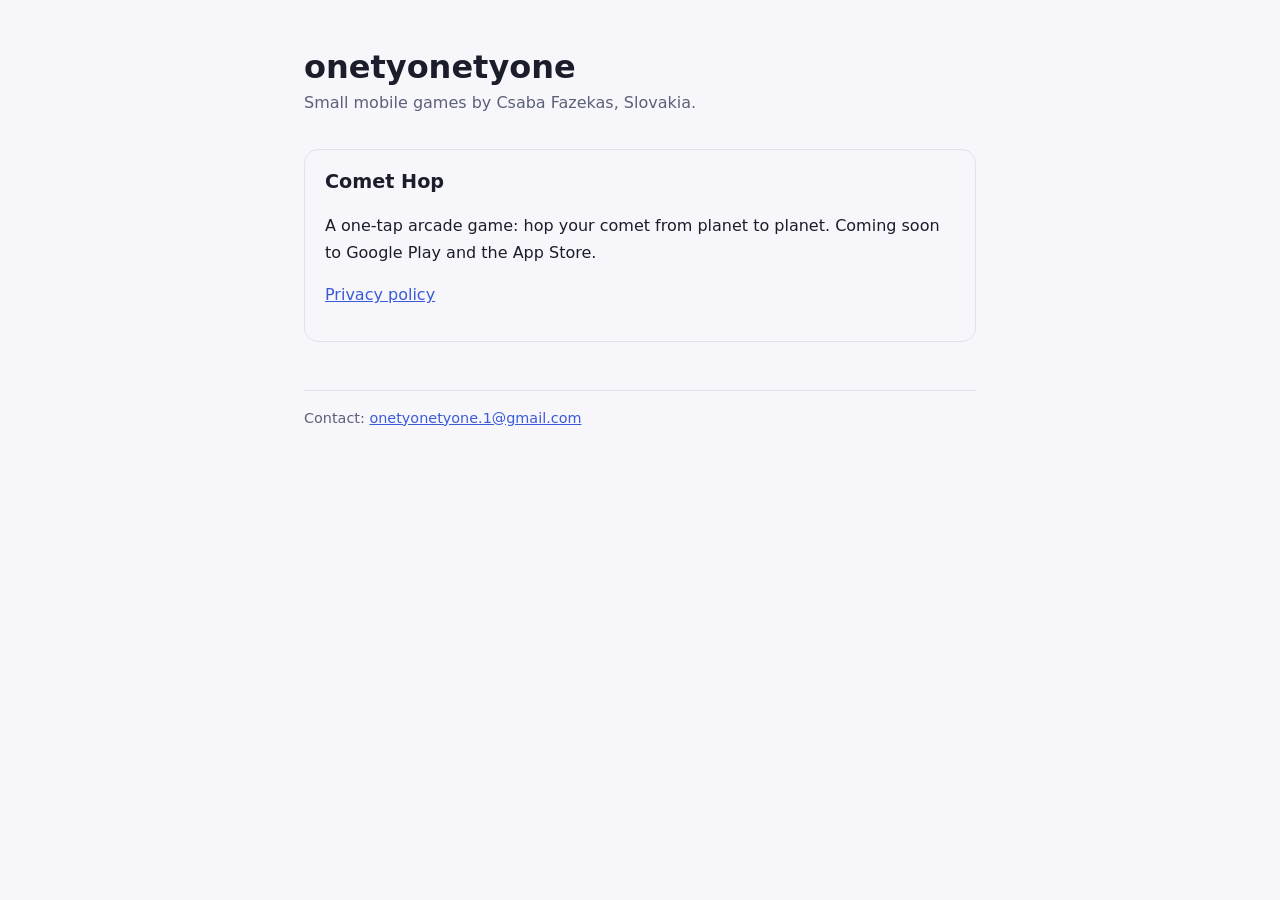
<file: index.html>
<!doctype html>
<html lang="en">
<head>
<meta charset="utf-8">
<meta name="viewport" content="width=device-width, initial-scale=1">
<title>onetyonetyone</title>
<link rel="stylesheet" href="/style.css">
</head>
<body>
<main>
  <h1>onetyonetyone</h1>
  <p class="meta">Small mobile games by Csaba Fazekas, Slovakia.</p>

  <div class="card">
    <h2 style="margin-top:0">Comet Hop</h2>
    <p>A one-tap arcade game: hop your comet from planet to planet. Coming soon to Google Play and the App Store.</p>
    <p><a href="/comet-hop/privacy/">Privacy policy</a></p>
  </div>

  <footer>Contact: <a href="mailto:onetyonetyone.1@gmail.com">onetyonetyone.1@gmail.com</a></footer>
</main>
</body>
</html>
</file>
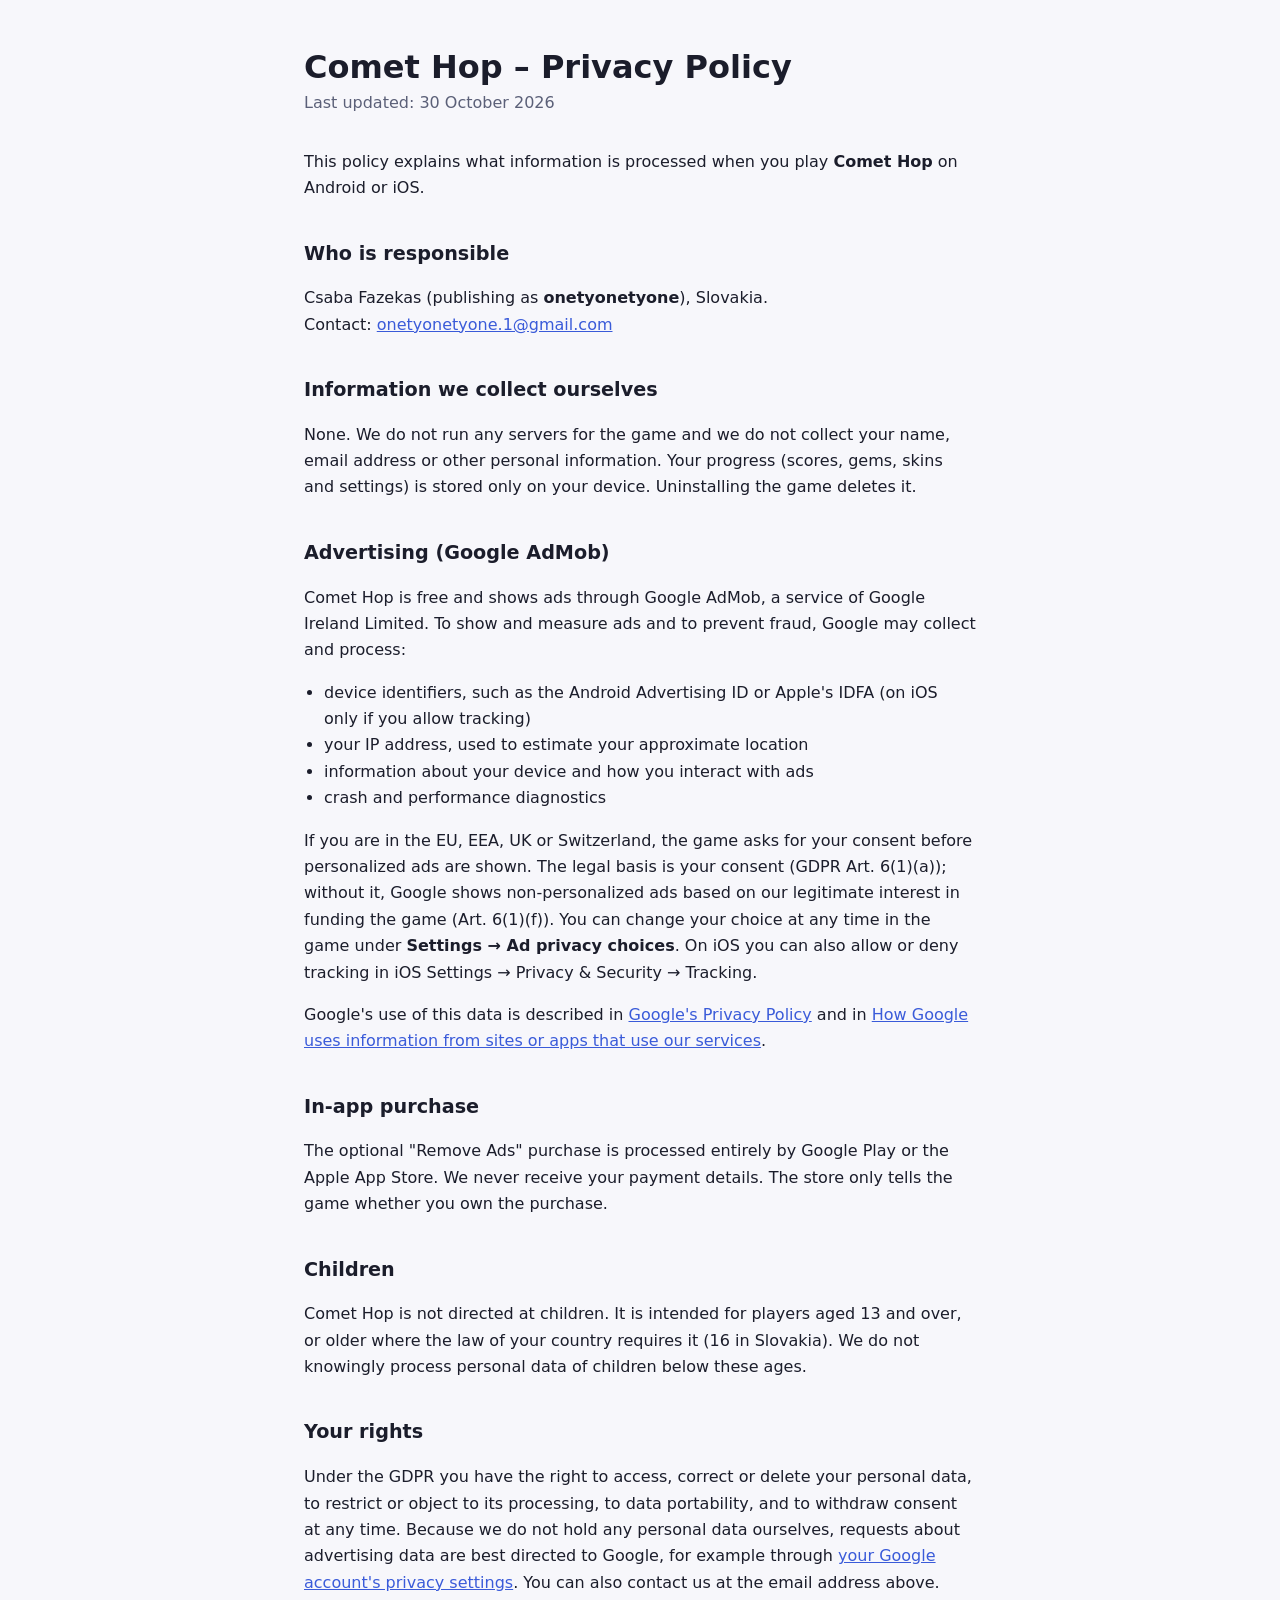
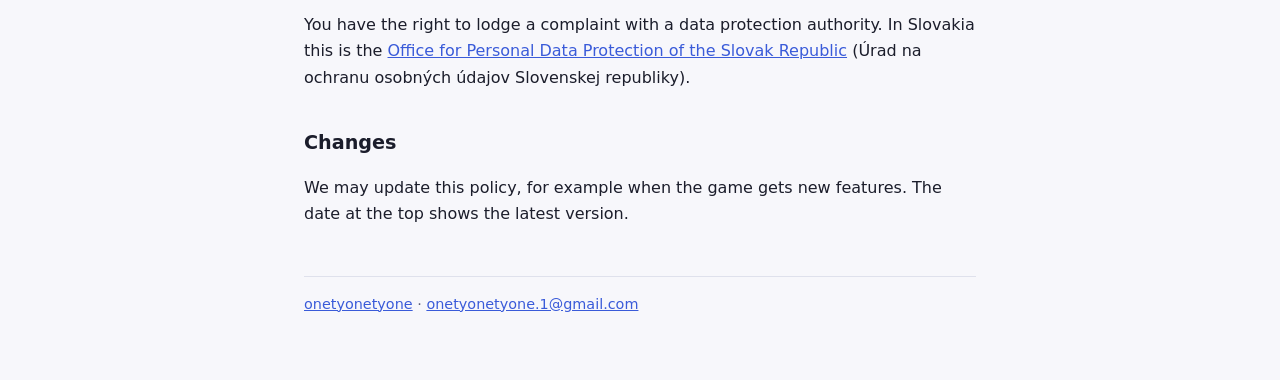
<file: comet-hop/privacy/index.html>
<!doctype html>
<html lang="en">
<head>
<meta charset="utf-8">
<meta name="viewport" content="width=device-width, initial-scale=1">
<title>Comet Hop Privacy Policy</title>
<link rel="stylesheet" href="/style.css">
</head>
<body>
<main>
  <h1>Comet Hop – Privacy Policy</h1>
  <p class="meta">Last updated: 30 October 2026</p>

  <p>This policy explains what information is processed when you play <strong>Comet Hop</strong> on Android or iOS.</p>

  <h2>Who is responsible</h2>
  <p>Csaba Fazekas (publishing as <strong>onetyonetyone</strong>), Slovakia.<br>
  Contact: <a href="mailto:onetyonetyone.1@gmail.com">onetyonetyone.1@gmail.com</a></p>

  <h2>Information we collect ourselves</h2>
  <p>None. We do not run any servers for the game and we do not collect your name, email address or other personal information.
  Your progress (scores, gems, skins and settings) is stored only on your device. Uninstalling the game deletes it.</p>

  <h2>Advertising (Google AdMob)</h2>
  <p>Comet Hop is free and shows ads through Google AdMob, a service of Google Ireland Limited. To show and measure ads and to prevent fraud, Google may collect and process:</p>
  <ul>
    <li>device identifiers, such as the Android Advertising ID or Apple's IDFA (on iOS only if you allow tracking)</li>
    <li>your IP address, used to estimate your approximate location</li>
    <li>information about your device and how you interact with ads</li>
    <li>crash and performance diagnostics</li>
  </ul>
  <p>If you are in the EU, EEA, UK or Switzerland, the game asks for your consent before personalized ads are shown. The legal basis is your consent (GDPR Art. 6(1)(a)); without it, Google shows non-personalized ads based on our legitimate interest in funding the game (Art. 6(1)(f)).
  You can change your choice at any time in the game under <strong>Settings → Ad privacy choices</strong>. On iOS you can also allow or deny tracking in iOS Settings → Privacy &amp; Security → Tracking.</p>
  <p>Google's use of this data is described in <a href="https://policies.google.com/privacy">Google's Privacy Policy</a> and in
  <a href="https://policies.google.com/technologies/partner-sites">How Google uses information from sites or apps that use our services</a>.</p>

  <h2>In-app purchase</h2>
  <p>The optional "Remove Ads" purchase is processed entirely by Google Play or the Apple App Store. We never receive your payment details. The store only tells the game whether you own the purchase.</p>

  <h2>Children</h2>
  <p>Comet Hop is not directed at children. It is intended for players aged 13 and over, or older where the law of your country requires it (16 in Slovakia). We do not knowingly process personal data of children below these ages.</p>

  <h2>Your rights</h2>
  <p>Under the GDPR you have the right to access, correct or delete your personal data, to restrict or object to its processing, to data portability, and to withdraw consent at any time.
  Because we do not hold any personal data ourselves, requests about advertising data are best directed to Google, for example through <a href="https://myaccount.google.com/data-and-privacy">your Google account's privacy settings</a>. You can also contact us at the email address above.</p>
  <p>You have the right to lodge a complaint with a data protection authority. In Slovakia this is the
  <a href="https://dataprotection.gov.sk">Office for Personal Data Protection of the Slovak Republic</a> (Úrad na ochranu osobných údajov Slovenskej republiky).</p>

  <h2>Changes</h2>
  <p>We may update this policy, for example when the game gets new features. The date at the top shows the latest version.</p>

  <footer><a href="/">onetyonetyone</a> · <a href="mailto:onetyonetyone.1@gmail.com">onetyonetyone.1@gmail.com</a></footer>
</main>
</body>
</html>
</file>
<file: style.css>
:root {
  --bg: #f7f7fb;
  --fg: #1b1d2b;
  --muted: #5b6078;
  --line: #dfe1ec;
  --accent: #3a5bd9;
  color-scheme: light;
}
@media (prefers-color-scheme: dark) {
  :root {
    --bg: #0b0f24;
    --fg: #eef0fb;
    --muted: #a3a9cc;
    --line: #262b4d;
    --accent: #ffd23f;
    color-scheme: dark;
  }
}
* { box-sizing: border-box; }
body {
  margin: 0;
  background: var(--bg);
  color: var(--fg);
  font: 16px/1.65 system-ui, -apple-system, 'Segoe UI', Roboto, sans-serif;
}
main {
  max-width: 44rem;
  margin: 0 auto;
  padding: 3rem max(16px, env(safe-area-inset-left)) 4rem;
}
h1 { font-size: 2rem; line-height: 1.2; margin: 0 0 0.25rem; text-wrap: balance; }
h2 { font-size: 1.2rem; margin: 2.25rem 0 0.5rem; }
p, li { color: var(--fg); }
.meta { color: var(--muted); margin: 0 0 2rem; }
a { color: var(--accent); }
ul { padding-left: 1.25rem; }
.card {
  border: 1px solid var(--line);
  border-radius: 14px;
  padding: 1rem 1.25rem;
  margin: 1rem 0;
}
footer { color: var(--muted); font-size: 0.9rem; margin-top: 3rem; border-top: 1px solid var(--line); padding-top: 1rem; }
</file>
